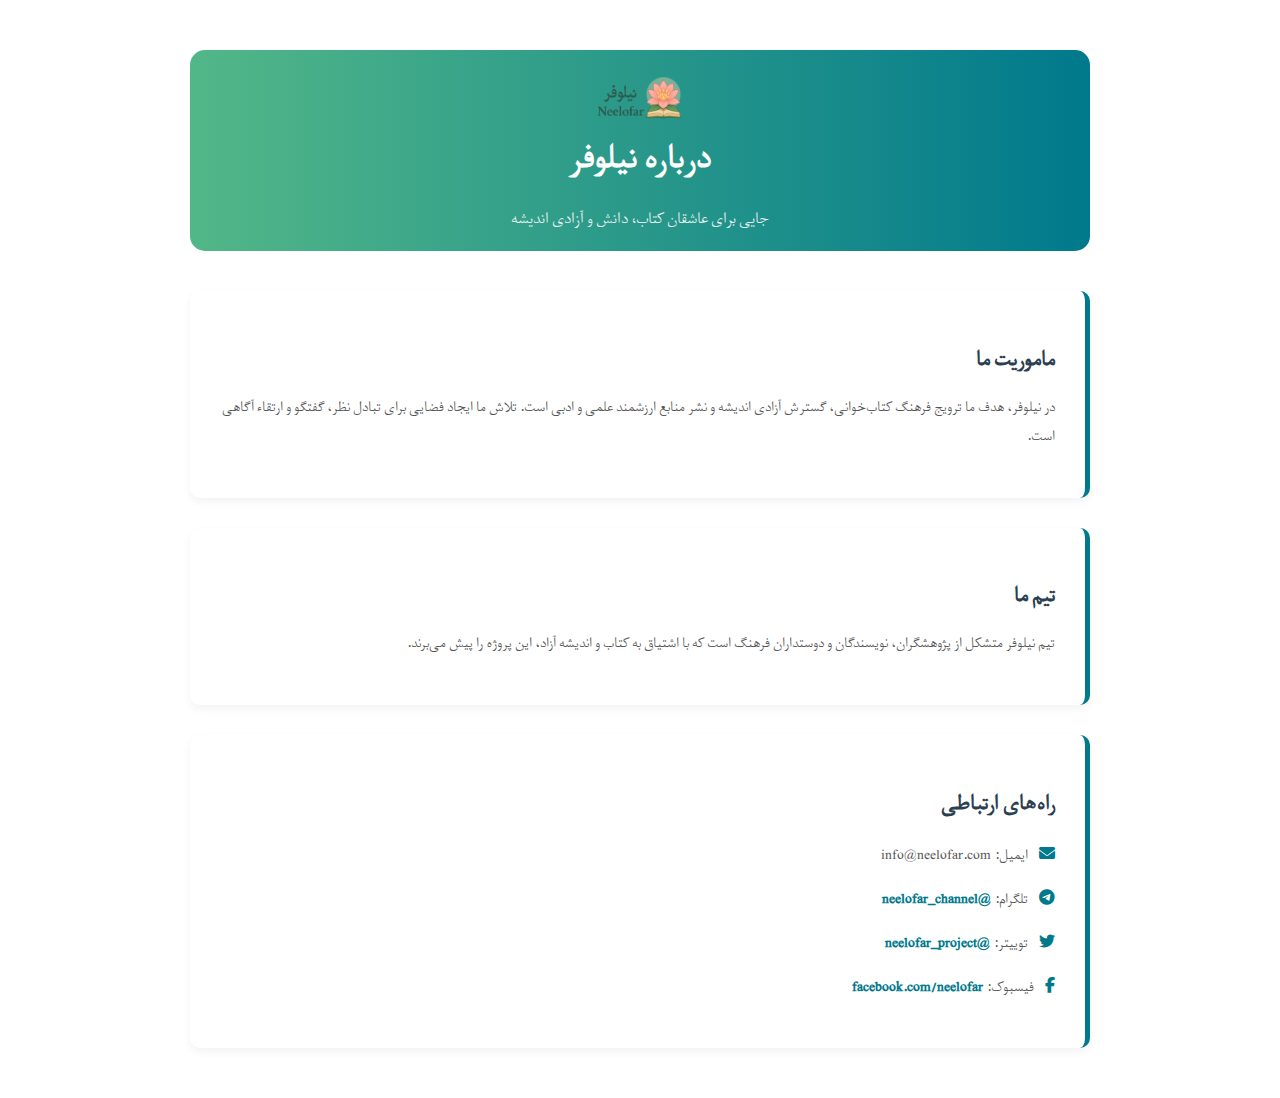
<file: about.html>
<!DOCTYPE html>
<html lang="fa" dir="rtl">
<head>
  <meta charset="UTF-8">
  <title>درباره نیلوفر</title>
  <link rel="stylesheet" href="style.css">
  <link rel="stylesheet" href="https://cdnjs.cloudflare.com/ajax/libs/font-awesome/6.4.2/css/all.min.css">
</head>
<body>

<main class="about-container">

  <section class="hero">
    <img src="Neelofar_logo_resized-removebg-preview.png" alt="لوگو نیلوفر" class="logo-hero">
    <h1>درباره نیلوفر</h1>
    <p>جایی برای عاشقان کتاب، دانش و آزادی اندیشه</p>
  </section>

  <section class="mission card">
    <h2>ماموریت ما</h2>
    <p>در نیلوفر، هدف ما ترویج فرهنگ کتاب‌خوانی، گسترش آزادی اندیشه و نشر منابع ارزشمند علمی و ادبی است. تلاش ما ایجاد فضایی برای تبادل نظر، گفتگو و ارتقاء آگاهی است.</p>
  </section>

  <section class="team card">
    <h2>تیم ما</h2>
    <p>تیم نیلوفر متشکل از پژوهشگران، نویسندگان و دوستداران فرهنگ است که با اشتیاق به کتاب و اندیشه آزاد، این پروژه را پیش می‌برند.</p>
  </section>

  <section class="contact card">
    <h2>راه‌های ارتباطی</h2>
    <ul class="contact-info">
      <li><i class="fas fa-envelope"></i> ایمیل: info@neelofar.com</li>
      <li><i class="fab fa-telegram-plane"></i> تلگرام: <a href="#">@neelofar_channel</a></li>
      <li><i class="fab fa-twitter"></i> توییتر: <a href="#">@neelofar_project</a></li>
      <li><i class="fab fa-facebook-f"></i> فیسبوک: <a href="#">facebook.com/neelofar</a></li>
    </ul>
  </section>

</main>

</body>
</html>
</file>
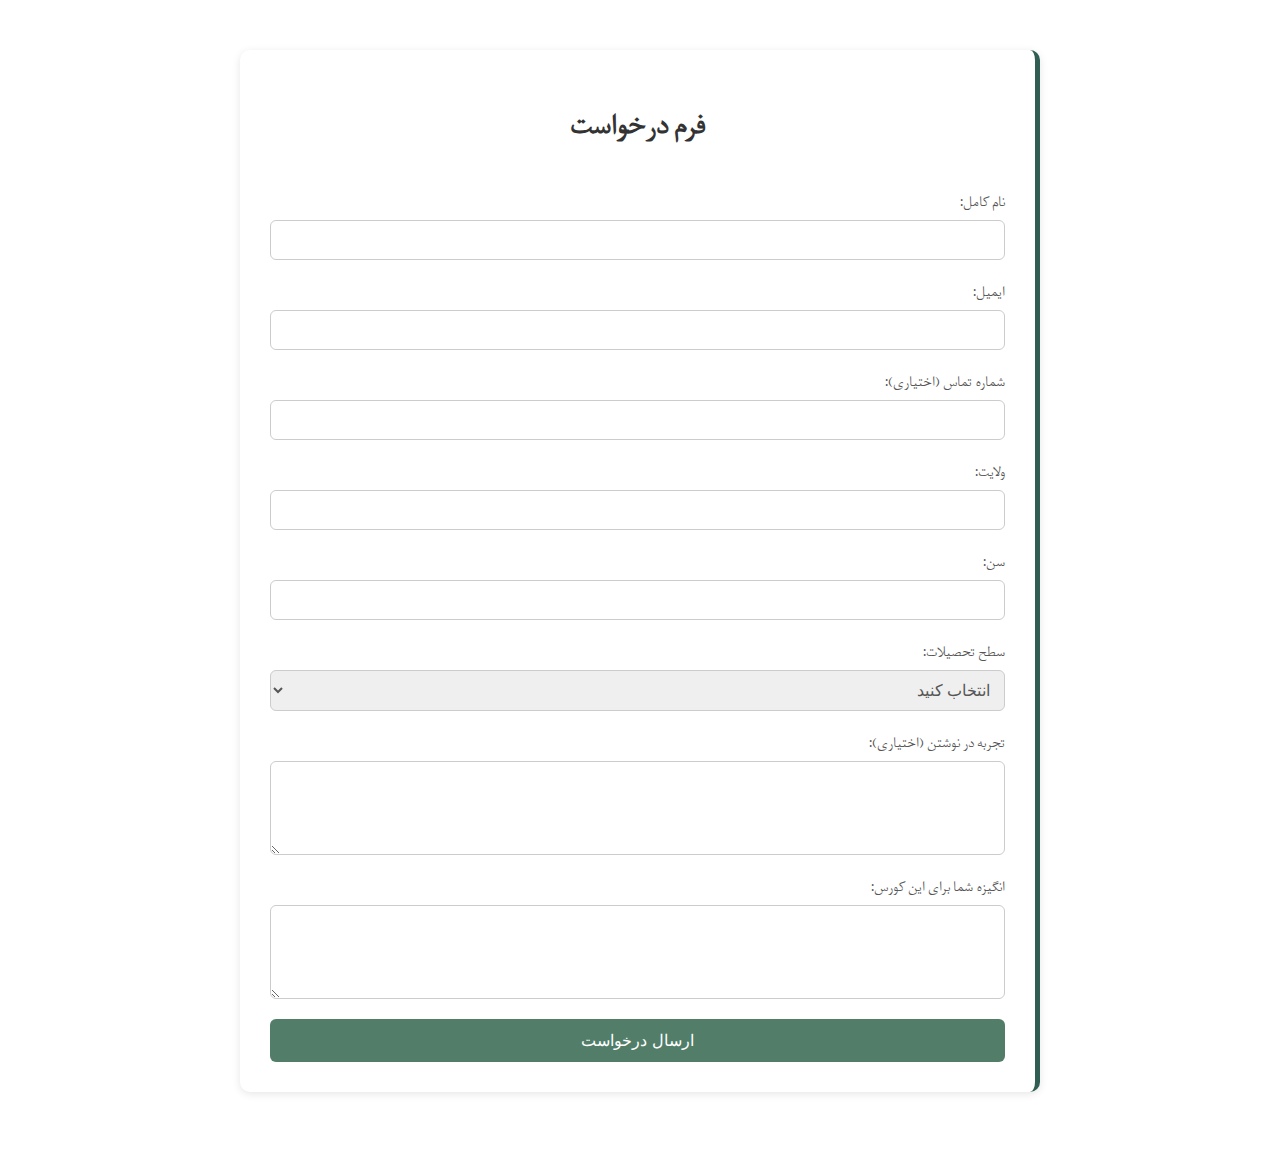
<file: request.html>
<!DOCTYPE html>
<html lang="fa" dir="rtl">
<head>
  <meta charset="UTF-8">
  <title>درخواست‌نامه‌ها</title>
  <link rel="stylesheet" href="style.css">
</head>
<body>


   <main class="requests-container">

    <section class="request-form-section">
        <h1>فرم درخواست</h1>
        
        <form class="request-form">
          <label for="name">نام کامل:</label>
          <input type="text" id="name" name="name" required>
  
          <label for="email">ایمیل:</label>
          <input type="email" id="email" name="email" required>
  
          <label>شماره تماس (اختیاری):</label>
          <input type="tel" name="phone">
  
          <label>ولایت:</label>
          <input type="text" name="province" required>
  
          <label>سن:</label>
          <input type="number" name="age" required>
  
          <label>سطح تحصیلات:</label>
          <select name="education" required>
              <option value="">انتخاب کنید</option>
              <option value="school">مکتب</option>
              <option value="university">دانشگاه</option>
              <option value="graduate">فارغ التحصیل</option>
              <option value="other">دیگر</option>
          </select>
  
          <label>تجربه در نوشتن (اختیاری):</label>
          <textarea name="experience" rows="4"></textarea>
  
          <label>انگیزه شما برای این کورس:</label>
          <textarea name="motivation" rows="4" required></textarea>
  
          <button type="submit">ارسال درخواست</button>
        </form>
      </section>

  </main> 
</body>
</html>
</file>
<file: style.css>
/* html{
  scroll-behavior: smooth;
} */
body {
  margin: 0;
  padding: 0;
  font-family: 'IRNazanin', sans-serif;
  direction: rtl;
}

@font-face {
  font-family: 'IRNazanin';
  src: url('asssets/IRNazanin.ttf') format('truetype');
}

.navbar {
  margin: 0 auto;
  width: 100%;
  height: 70px;
  display: flex;
  justify-content: space-around;
  align-items: center;
  background-color: white;
  border-bottom: 1px solid #eee;
}

.nav-content {
  display: flex;
  align-items: center;
}

.navbar-section {
  display: flex;
  align-items: center;
  padding: 0 20px;
}

.logo img {
  height: 90px;
  object-fit: contain;
  display: block;
  margin-left: 10px;
}

.navlinks {
  flex: 1;
  justify-content: space-around;
  gap: 30px;
  display: flex;
  flex-wrap: wrap;
}

.navlinks a {
  text-decoration: none;
  color: #555;
  font-size: 18px;
  transition: color 0.3s ease;
}

.navlinks a:hover {
  color: #0088cc;
  border-bottom: 1px solid #00aaff;
}

.dropdown {
  position: relative;
  display: inline-block;
}

.dropdown-content {
  display: none;
  position: absolute;
  background-color: white;
  min-width: 150px;
  /* box-shadow: 0px 8px 16px 0px rgba(0,0,0,0.2); */
  border-bottom: 1px solid #eee;
  border-radius: 5px;
  z-index: 1;
  flex-direction: column;
}

.dropdown-content a {
  color: #555;
  padding: 8px;
  text-decoration: none;
  font-size: 14px;
  display: block;
  text-align: right;
  /* For Persian/RTL text */
}

.dropdown-content a:hover {
  background-color: #f1f1f1;
}

.dropdown:hover .dropdown-content {
  display: flex;
}


.icons a {
  margin-left: 20px;
  color: #527E69;
  font-size: 18px;
}

.icons a:hover {
  color: #305E53;
}

#search-trigger{
  color: #527E69;
  font-size: 18px;
  cursor: pointer;
}

#search-trigger:hover{
  color: #305E53;
}
#main-content {
  max-width: 1200px;
  margin: 30px auto;
}


.articles-wrapper {
  display: flex;
  justify-content: center;
  gap: 2rem;
  flex-wrap: wrap;
}

.left-articles {
  display: flex;
  flex-wrap: wrap;
  gap: 1.5rem;
  flex-direction: row;
  max-width: 640px;
  /* 2 small articles side by side */
}

.article.small {
  width: 250px;
}

.right-article .article.large {
  width: 400px;

}

.article img {
  width: 100%;
  height: auto;
  object-fit: cover;
  border-radius: 5px;
}

.article h3 {
  font-size: 1.1rem;
  font-weight: bold;
  margin: 0.8rem 0 0.5rem;
  text-align: center;
}

.article p {
  font-size: 0.9rem;
  color: #777;
  margin: 0;
  text-align: center;
}

.articles-section,
.talks-section {
  max-width: 1200px;
  margin: 30px auto;

}

.articles-section a,
.talks-section a {
  text-decoration: none;
}

.articles-row {
  display: flex;
  justify-content: space-between;
  flex-wrap: wrap;
  gap: 2rem;
  margin-bottom: 2rem;
}

.articles-row.second-row {
  display: flex;
  flex-direction: row;
  justify-content: space-between;
  align-items: flex-start;
  /* gap: 30px; */
  flex-wrap: nowrap;
}

.forms-column.left-column {
  flex: 1;
  /* min-width: 0; */
  max-width: 40%;
}

.right-column {
  flex: 2;
  display: flex;
  flex-direction: row;
  /* flex-wrap: wrap; */
  gap: 30px;
  /* min-width: 0; */
}

.right-column .books img {
  width: 300px;
  height: auto;
  border-radius: 8px;
}


.books {
  flex: 1 1 22%;
  /* 4 in a row with gap */
  display: flex;
  flex-direction: column;
  align-items: center;
  text-align: center;
}

.books img {
  width: 100%;
  height: auto;
  border-radius: 8px;
}

.books h3 {
  font-size: 1rem;
  margin-top: 1rem;
  color: #222;
}

.divider {
  border: none;
  height: 1px;
  background-color: #eee;
  margin: 2rem 0;
}

.review-section {
  max-width: 1200px;
  margin: 30px auto;
}

.columns {
  display: flex;
  justify-content: space-between;
  gap: 2rem;
}

.left-column {
  flex: 1;
  display: flex;
  flex-direction: column;
  gap: 2rem;
}

.small-article {
  display: flex;
  align-items: center;
  gap: 1rem;
}

.small-article img {
  width: 100px;
  height: auto;
  border-radius: 8px;
}

.small-article h3 {
  font-size: 1rem;
  margin: 0;
  color: #222;
}



.right-column {
  flex: 1;
  text-align: center;
  max-width: 350px;
}

.section-title {
  font-size: 1.5rem;
  color: #222;
  /* Golden color */
  margin-bottom: 2rem;
  text-align: center;
}

.right-column img {
  width: 100%;
  height: auto;
  border-radius: 8px;
  margin-bottom: 1rem;
}

.right-column h3 {
  font-size: 1.1rem;
  color: #222;
}

/* Hero section  */

/* Layout */
.applications-section {
  display: flex;
  gap: 30px;
  padding: 40px 20px;
  direction: rtl;
  /* Important for Dari! */
}



/* Forms Column (Right) */
.forms-column {
  flex: 0 0 40%;
  display: flex;
  flex-direction: column;
  gap: 20px;
}

/* Each Application Card */
.application-card {
  background-color: #f9f9f9;
  border-radius: 16px;
  font-size: 0.95rem;
  overflow: hidden;
  display: flex;
  flex-direction: column;
  align-items: center;
  padding: 1.2rem;
  margin-bottom: 1rem;
  box-shadow: 0 2px 8px rgba(0, 0, 0, 0.1);
  transition: all 0.2s ease;
}

.application-card:hover {
  cursor: pointer;
  transform: translateY(-1px);
  /* Lift up + slightly bigger */
  box-shadow: 0 2px 2px rgba(0, 0, 0, 0.25);
  background-color: #ffffff;
}



.application-detail {
  display: flex;
  align-items: flex-start;
  gap: 10px;
  align-items: center;
}

.application-detail i {
  font-size: 20px;
  color: #527E69;
}

.icon-circle {
  background: #eee;
  border-radius: 45%;
  padding: 6px;
  display: inline-flex;
  align-items: center;
  justify-content: center;
  /* margin-left: 8px; */
}


.application-titles {
  display: flex;
  flex-direction: column;
}

.application-titles h3 {
  margin: 0;
  color: #305E53;
}

.application-titles h4 {
  margin: 0;
  margin-top: 3px;
  font-weight: normal;
  font-size: 14px;
  color: #555;
}

.application-text p {
  margin-top: 10px;
  line-height: 1.6;
  margin-right: 20px;
}

.footer {
  background-color: #a4d5bd;
  color: #ffffff;
  padding: 40px 0px 0px;
  font-size: 14px;
}

.footer-content {
  max-width: 1200px;
  margin: auto;
  display: flex;
  flex-wrap: wrap;
  justify-content: space-around;
  align-items: flex-start;

}

.footer-content p {
  font-size: 1em;
}

.footer-column ul {
  list-style: none;
  padding: 0;
}

.footer-column ul li {
  margin-bottom: 20px;
  font-size: 1rem;
}

.footer-center {
  text-align: center;
  margin: 20px;
}

.footer-center img.logo1 {
  width: 80px;
  margin-bottom: 10px;
}

.footer-right {
  text-align: center;
  max-width: 300px;
}

.footer-right img.logo2 {
  width: 60px;
  margin-bottom: 10px;
}

.social-icons {
  margin: 10px 0;
}

.social-icons img {
  width: 24px;
  margin: 0 5px;
}

.footer-bottom {
  text-align: center;
  font-size: 12px;
  padding-top: 5px;
  border-top: 1px solid #6aa58b;
}

/* Notes */

.notes-container {
  max-width: 1200px;
  margin: 50px auto;
  padding: 0 20px;
}

.notes-container h1 {
  text-align: center;
  color: #333;
  margin-bottom: 40px;
}

.note-card {
  background-color: white;
  padding: 20px;
  margin-bottom: 20px;
  border-right: 5px solid #4CAF50;
  box-shadow: 0 2px 5px rgba(0, 0, 0, 0.1);
  border-radius: 8px;
}

.note-card h2 {
  color: #4CAF50;
  margin-top: 0;
}

.note-card p {
  color: #555;
  line-height: 1.7;
}

.talks-container {
  max-width: 800px;
  margin: 50px auto;
  padding: 0 20px;
}

h1 {
  text-align: center;
  color: #222;
  margin-bottom: 40px;
}

.talk-card {
  background-color: white;
  padding: 20px;
  margin-bottom: 20px;
  border-right: 4px solid #2196F3;
  box-shadow: 0 2px 6px rgba(0, 0, 0, 0.1);
  border-radius: 8px;
}

.talk-card h2 {
  color: #2196F3;
  margin-top: 0;
}

.talk-card p {
  color: #444;
  line-height: 1.7;
}

.pagination {
  text-align: center;
  margin-top: 20px;
}

.pagination a {
  color: #305E53;
  margin: 0 5px;
  text-decoration: none;
  cursor: pointer;
}

.pagination a.active {
  font-weight: bold;
  color: black;
}

#main-content {
  min-height: 60vh;
  transition: all 0.2s ease-in-out;
}



/* Special  */

.specials-container {
  max-width: 1000px;
  margin: 50px auto;
  padding: 0 20px;
}

h1 {
  text-align: center;
  color: #333;
  margin-bottom: 50px;
}

.special-card {
  display: flex;
  flex-direction: row;
  background-color: white;
  margin-bottom: 30px;
  box-shadow: 0 2px 8px rgba(0, 0, 0, 0.1);
  border-radius: 10px;
  overflow: hidden;
}

.special-img {
  width: 30%;
  height: auto;
  object-fit: cover;
}

.special-content {
  padding: 20px;
  flex: 1;
}

.special-content h2 {
  color: #2CA7B8;
  margin: 0 0 10px 0;
}

.special-content h4 {
  color: #666;
  margin: 0 0 15px 0;
}

.special-content .date {
  color: #999;
  font-size: 14px;
  margin-bottom: 15px;
}

.special-content p {
  color: #555;
  line-height: 1.7;
}

/* Podcast */

.podcast-container {
  max-width: 1000px;
  margin: 50px auto;
  padding: 0 20px;
}

h1 {
  text-align: center;
  color: #333;
  margin-bottom: 40px;
}

.podcast-card {
  background-color: white;
  display: flex;
  flex-direction: row;
  margin-bottom: 30px;
  border-radius: 10px;
  overflow: hidden;
  box-shadow: 0 2px 8px rgba(0, 0, 0, 0.1);
}

.podcast-img {
  width: 30%;
  height: auto;
  object-fit: cover;
}

.podcast-content {
  padding: 20px;
  flex: 1;
}

.podcast-content h3 {
  color: #3f51b5;
  margin-top: 0;
}

.podcast-content .date {
  font-size: 14px;
  color: #777;
  margin: 10px 0;
}

audio {
  width: 100%;
  height: 50px;
  margin: 15px 0;
}

.podcast-content p {
  color: #555;
  line-height: 1.6;
  font-size: 0.9em;
}

.image-wrapper {
  position: relative;
  display: inline-block;
}

.image-wrapper img {
  width: 100%;
  height: auto;
  display: block;
  border-radius: 8px;
}

.audio-icon {
  position: absolute;
  bottom: 8px;
  left: 8px;
  color: #00798c;
  /* color: white; */
  border: 2px solid white;
  border-radius: 50%;
  width: 40px;
  height: 40px;
  display: flex;
  justify-content: center;
  align-items: center;
  font-size: 18px;
}

.audio-icon-home {
  position: absolute;
  bottom: 8px;
  left: 8px;
  color: #00798c;
  /* color: white; */
  border: 2px solid white;
  border-radius: 50%;
  width: 20px;
  height: 20px;
  display: flex;
  justify-content: center;
  align-items: center;
  font-size: 10px;
}

/* Recommendations */


.author-section {
  background: white;
  border: 1px solid #ddd;
  border-radius: 10px;
  padding: 20px;
  box-shadow: 0 2px 10px rgba(0, 0, 0, 0.05);
  display: flex;
  flex-direction: column;
  justify-content: center;
  align-items: center;
  max-width: 1200px;
  margin: 50px auto;
}

.section-header {
  text-align: center;
  margin-bottom: 30px;
}

.section-header h2 {
  font-size: 26px;
  color: #333;
}

.section-header p {
  font-size: 16px;
  color: #666;
}

.author-table {
  width: 90%;
  border-collapse: collapse;
}

.author-table th,
.author-table td {
  border: 1px solid #ddd;
  padding: 10px;
  text-align: center;
  vertical-align: middle;
}

.author-table th {
  background-color: #305E53;
  font-weight: bold;
  color: white;
}

.author-table tr:nth-child(even) {
  background-color: #f9f9f9;
}

.author-photo {
  width: 50px;
  height: 50px;
  object-fit: cover;
  border-radius: 50%;
}

.book-photo {
  width: 50px;
  height: 70px;
  object-fit: cover;
  border-radius: 5px;
}

.author-table tr:hover {
  background-color: #f1f1f1;
}

/* Requests  */

.requests-container {
  max-width: 800px;
  margin: 50px auto;
  padding: 0 20px;
}

h1 {
  text-align: center;
  color: #333;
  margin-bottom: 40px;
}

.request-form-section {
  background-color: white;
  padding: 30px;
  border-right: 5px solid #305E53;
  border-radius: 10px;
  box-shadow: 0 2px 8px rgba(0, 0, 0, 0.1);
}

.request-form-section h2 {
  margin-bottom: 20px;
  color: #305E53;
}

.request-form {
  display: flex;
  flex-direction: column;
}

.request-form label,
.request-form option {
  margin-bottom: 5px;
  color: #555;
}

.request-form input,
.request-form select,
.request-form option,
.request-form textarea {
  margin-bottom: 20px;
  padding: 10px;
  border: 1px solid #ccc;
  border-radius: 6px;
  font-size: 16px;
  color: #555;
}

.request-form option:hover {
  background-color: #527E69;
}


.request-form button {
  background-color: #527E69;
  color: white;
  border: none;
  padding: 12px;
  border-radius: 6px;
  font-size: 16px;
  cursor: pointer;
  transition: background-color 0.3s;
}

.request-form button:hover {
  background-color: #305E53;
}

/* About  */

.about-container {
  max-width: 900px;
  margin: 50px auto;
  padding: 0 20px;
}

.hero {
  background: linear-gradient(to left, #00798c, #52b788);
  color: white;
  border-radius: 15px;
  margin-bottom: 40px;
  display: flex;
  align-items: center;
  /* vertically align center */
  justify-content: center;
  text-align: center;
  flex-direction: column;
}

.logo-hero {
  width: 100px;
  height: auto;
  vertical-align: middle;
  margin-bottom: -20px;
}

.hero h1 {
  font-size: 38px;
  margin: 0;
  color: #fff;
}


.hero p {
  font-size: 18px;
  opacity: 0.9;
}

.card {
  background-color: white;
  padding: 30px;
  border-radius: 10px;
  margin-bottom: 30px;
  box-shadow: 0 4px 10px rgba(0, 0, 0, 0.05);
  border-right: 5px solid #00798c;
}

.card h2 {
  color: #2c3e50;
  margin-bottom: 15px;
}

.card p,
.contact-info li {
  color: #555;
  line-height: 1.8;
}

.contact-info {
  list-style: none;
  padding: 0;
  margin-top: 20px;
}

.contact-info li {
  margin-bottom: 15px;
  font-size: 16px;
}

.contact-info i {
  color: #00798c;
  margin-left: 8px;
}

.contact-info a {
  color: #00798c;
  text-decoration: none;
  font-weight: bold;
}

.contact-info a:hover {
  text-decoration: underline;
}

/* Full text  */

.full-text-main-content {
  max-width: 1200px;
  margin: auto;
}

.top-image {
  width: 100%;
  max-width: 400px;
}

.full-text-container {
  display: flex;
  padding: 20px 40px;
  display: flex;
  flex-direction: column;
  max-width: 1200px;
}

.full-text-container h1 {
  text-align: right;
  margin: 15px 0;
}

.full-text-container p {
  margin: 0;
  color: #555;
}

/* Main Content */
.full-text-main-content {
  background-color: #fff;
  padding: 20px;
  flex-direction: row-reverse;
  gap: 10px;
}

/* Sidebar */

.content-with-sidebar {
  display: flex;
  gap: 20px;
  margin-top: 20px;
}

.book-details {
  flex: 3;
  padding-left: 20px;
}

.book-details p {
  font-size: 20px;
}

.download-btn {
  text-decoration: none;
  color: #333;
  margin-bottom: 10px;
  /* display: inline-block;
  max-width: 100px;
  padding: 10px 20px;
  background-color: #2CA7B8;
  color: white;
  text-decoration: none;
  border-radius: 8px;
  font-size: 18px;
  transition: background-color 0.3s; */
}


.download-btn:hover {
  color: #00798c;
  /* background-color: #00798c; */
  /* Darker on hover */
}

.sidebar {
  flex: 1;
  background: #fff;
  padding: 10px;
  border-radius: 8px;
}

.sidebar h2 {
  font-size: 25px;
  margin-bottom: 15px;
  color: #333;
  border-bottom: 2px solid #eee;
  padding-bottom: 8px;
}

.sidebar a {
  text-decoration: none;
}

.news-item {
  display: flex;
  align-items: center;
  margin-bottom: 30px;
}

.news-item img {
  width: 100px;
  height: auto;
  margin-left: 20px;
  border-radius: 8px;
}

.news-item h3 {
  font-size: 14px;
  margin: 0;
  color: #222;
}

.related-container {
  padding: 2rem;
  max-width: 1200px;
}

.related-content {
  display: flex;
  gap: 30px;
}

.related-item {
  text-align: center;
}

.related-item img {
  width: 100%;
  height: auto;
  border-radius: 8px;
}

.related-item a {
  text-decoration: none;
  font-size: 1rem;
  margin-top: 1rem;
  color: #222;
}

.author-section {
  scroll-margin-top: 80px;
  /* match your navbar height */
}

/* Search input */

#search-bar {
  position: fixed;
  left: -100%;
  top: 0;
  width: 300px;
  height: 100%;
  background: white;
  box-shadow: 2px 0 5px rgba(0, 0, 0, 0.3);
  transition: left 0.3s ease;
  z-index: 1000;
  padding: 40px;
   display: flex;
  flex-direction: column;
}

#search-bar input {
  border: 1px solid #ccc;
  border-radius: 5px;
}

#search-results a:hover {
  background-color: #f0f0f0;
}

#search-close {
  position: absolute;
  top: -19px;
  right: 15px;
  cursor: pointer;
  font-size: 50px;
  color: #527E69;
}

#search-close:hover{
  color: #305E53;
}

#search-results {
  margin-top: 20px;
  flex: 1;               /* fill available vertical space */
  overflow-y: auto;      /* enable vertical scroll */
  padding: 10px;
  scrollbar-width: thin;
  padding-bottom: 40px;
}

#search-input {
  width: 100%;
  padding: 8px;
}

/* Loading Spinner */

#loading-spinner {
  position: fixed;
  inset: 0;
  background: rgba(255, 255, 255, 0.9); 
  display: flex;
  justify-content: center;
  align-items: center;
  z-index: 9999;
  backdrop-filter: blur(3px); 
}

.modern-spinner {
  width: 48px;
  height: 48px;
  border-radius: 50%;
  border: 4px solid transparent;
  border-top: 2px solid #305E53; 
  border-right: 2px solid #305E53;
  animation: spin 0.6s linear infinite;
}

@keyframes spin {
  to {
    transform: rotate(360deg);
  }
}
</file>
